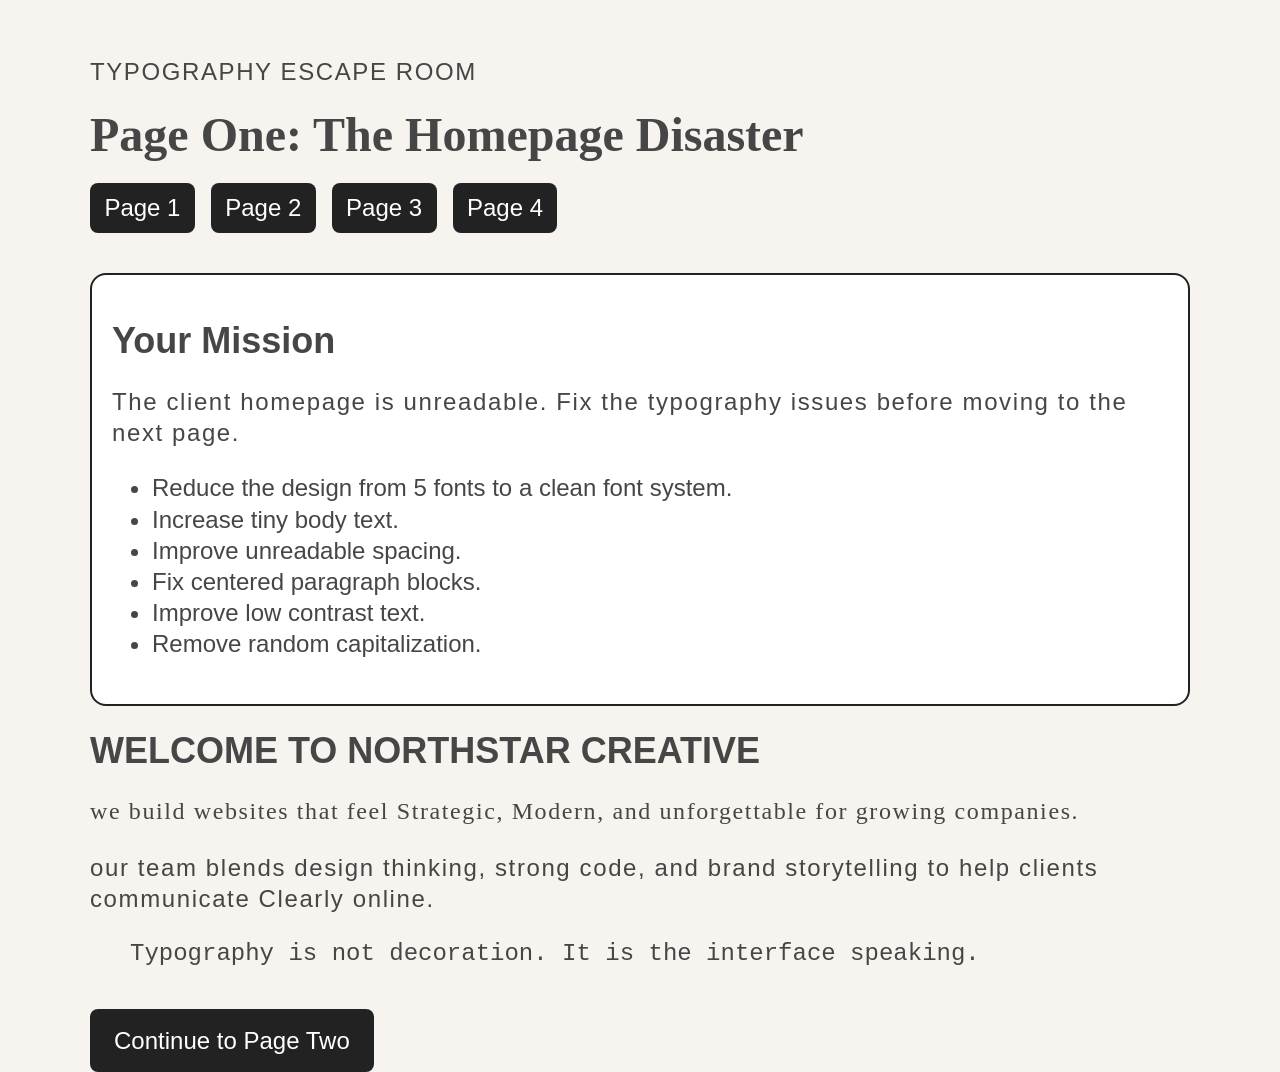
<file: index.html>
<!DOCTYPE html>
<html lang="en">
<head>
  <meta charset="UTF-8" />
  <meta name="viewport" content="width=device-width, initial-scale=1.0" />
  <title>Escape Room | Page One</title>
  <link rel="stylesheet" href="css/styles.css" />
</head>
<body class="page-one">
  <header class="site-header">
    <p class="eyebrow">TYPOGRAPHY ESCAPE ROOM</p>
    <h1 class="hero-title">Page One: The Homepage Disaster</h1>
    <nav>
      <a href="index.html">Page 1</a>
      <a href="units.html">Page 2</a>
      <a href="responsive.html">Page 3</a>
      <a href="fonts.html">Page 4</a>
    </nav>
  </header>

  <main>
    <section class="mission-panel">
      <h2>Your Mission</h2>
      <p>The client homepage is unreadable. Fix the typography issues before moving to the next page.</p>
      <ul>
        <li>Reduce the design from 5 fonts to a clean font system.</li>
        <li>Increase tiny body text.</li>
        <li>Improve unreadable spacing.</li>
        <li>Fix centered paragraph blocks.</li>
        <li>Improve low contrast text.</li>
        <li>Remove random capitalization.</li>
      </ul>
    </section>

    <section class="broken-homepage">
      <h2 class="card-title">WELCOME TO NORTHSTAR CREATIVE</h2>
      <p class="intro">we build websites that feel Strategic, Modern, and unforgettable for growing companies.</p>
      <p>our team blends design thinking, strong code, and brand storytelling to help clients communicate Clearly online.</p>
      <blockquote class="quote">Typography is not decoration. It is the interface speaking.</blockquote>
      <a class="button" href="units.html">Continue to Page Two</a>
    </section>
  </main>
</body>
</html>
</file>
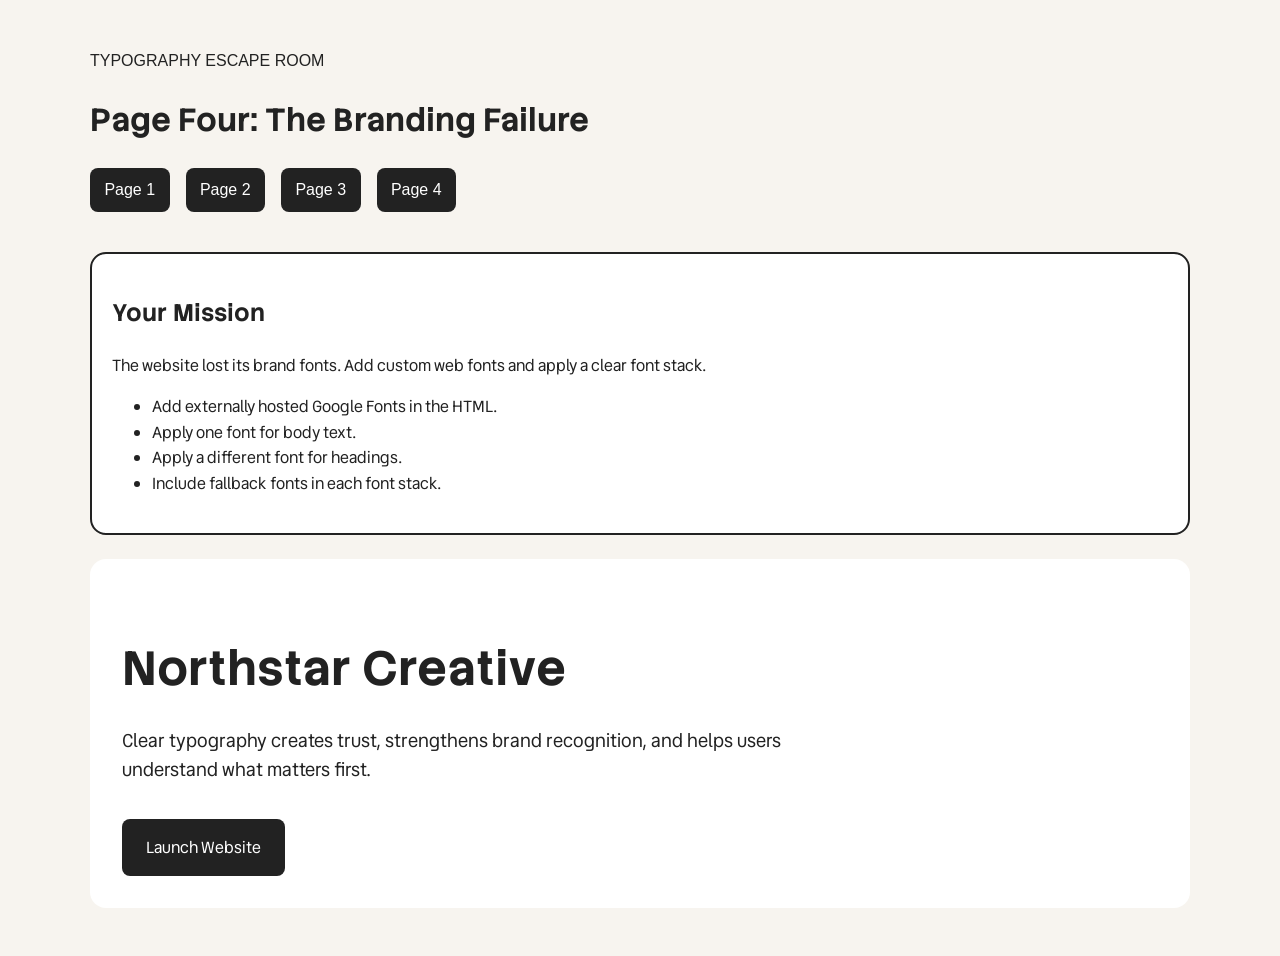
<file: fonts.html>
<!DOCTYPE html>
<html lang="en">
<head>
  <meta charset="UTF-8" />
  <meta name="viewport" content="width=device-width, initial-scale=1.0" />
  <title>Escape Room | Page Four</title>

 <link rel="preconnect" href="https://fonts.googleapis.com">
<link rel="preconnect" href="https://fonts.gstatic.com" crossorigin>
<link href="https://fonts.googleapis.com/css2?family=Stack+Sans+Text:wght@200..700&family=Vend+Sans:ital,wght@0,300..700;1,300..700&display=swap" rel="stylesheet">

  <link rel="stylesheet" href="css/styles.css" />
</head>
<body class="page-four">
  <header class="site-header">
    <p class="eyebrow">TYPOGRAPHY ESCAPE ROOM</p>
    <h1>Page Four: The Branding Failure</h1>
    <nav>
      <a href="index.html">Page 1</a>
      <a href="units.html">Page 2</a>
      <a href="responsive.html">Page 3</a>
      <a href="fonts.html">Page 4</a>
    </nav>
  </header>

  <main>
    <section class="mission-panel">
      <h2>Your Mission</h2>
      <p>The website lost its brand fonts. Add custom web fonts and apply a clear font stack.</p>
      <ul>
        <li>Add externally hosted Google Fonts in the HTML.</li>
        <li>Apply one font for body text.</li>
        <li>Apply a different font for headings.</li>
        <li>Include fallback fonts in each font stack.</li>
      </ul>
    </section>

    <section class="brand-panel">
      <h2>Northstar Creative</h2>
      <p>Clear typography creates trust, strengthens brand recognition, and helps users understand what matters first.</p>
      <a class="button" href="#">Launch Website</a>
    </section>
  </main>
</body>
</html>
</file>
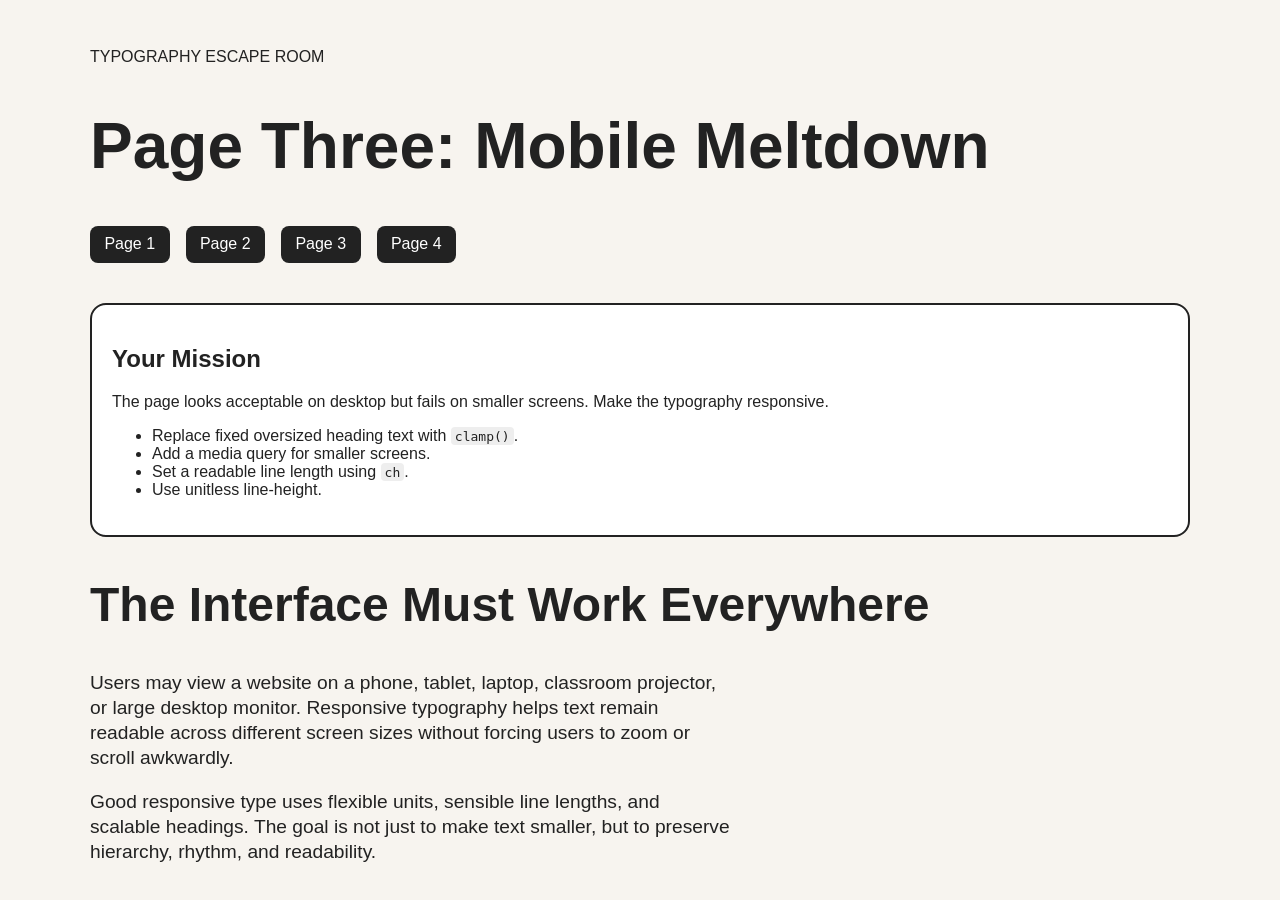
<file: responsive.html>
<!DOCTYPE html>
<html lang="en">
<head>
  <meta charset="UTF-8" />
  <meta name="viewport" content="width=device-width, initial-scale=1.0" />
  <title>Escape Room | Page Three</title>
  <link rel="stylesheet" href="css/styles.css" />
</head>
<body class="page-three">
  <header class="site-header">
    <p class="eyebrow">TYPOGRAPHY ESCAPE ROOM</p>
    <h1>Page Three: Mobile Meltdown</h1>
    <nav>
      <a href="index.html">Page 1</a>
      <a href="units.html">Page 2</a>
      <a href="responsive.html">Page 3</a>
      <a href="fonts.html">Page 4</a>
    </nav>
  </header>

  <main>
    <section class="mission-panel">
      <h2>Your Mission</h2>
      <p>The page looks acceptable on desktop but fails on smaller screens. Make the typography responsive.</p>
      <ul>
        <li>Replace fixed oversized heading text with <code>clamp()</code>.</li>
        <li>Add a media query for smaller screens.</li>
        <li>Set a readable line length using <code>ch</code>.</li>
        <li>Use unitless line-height.</li>
      </ul>
    </section>

    <section class="article">
      <h2>The Interface Must Work Everywhere</h2>
      <p>Users may view a website on a phone, tablet, laptop, classroom projector, or large desktop monitor. Responsive typography helps text remain readable across different screen sizes without forcing users to zoom or scroll awkwardly.</p>
      <p>Good responsive type uses flexible units, sensible line lengths, and scalable headings. The goal is not just to make text smaller, but to preserve hierarchy, rhythm, and readability.</p>
    </section>
  </main>
</body>
</html>
</file>
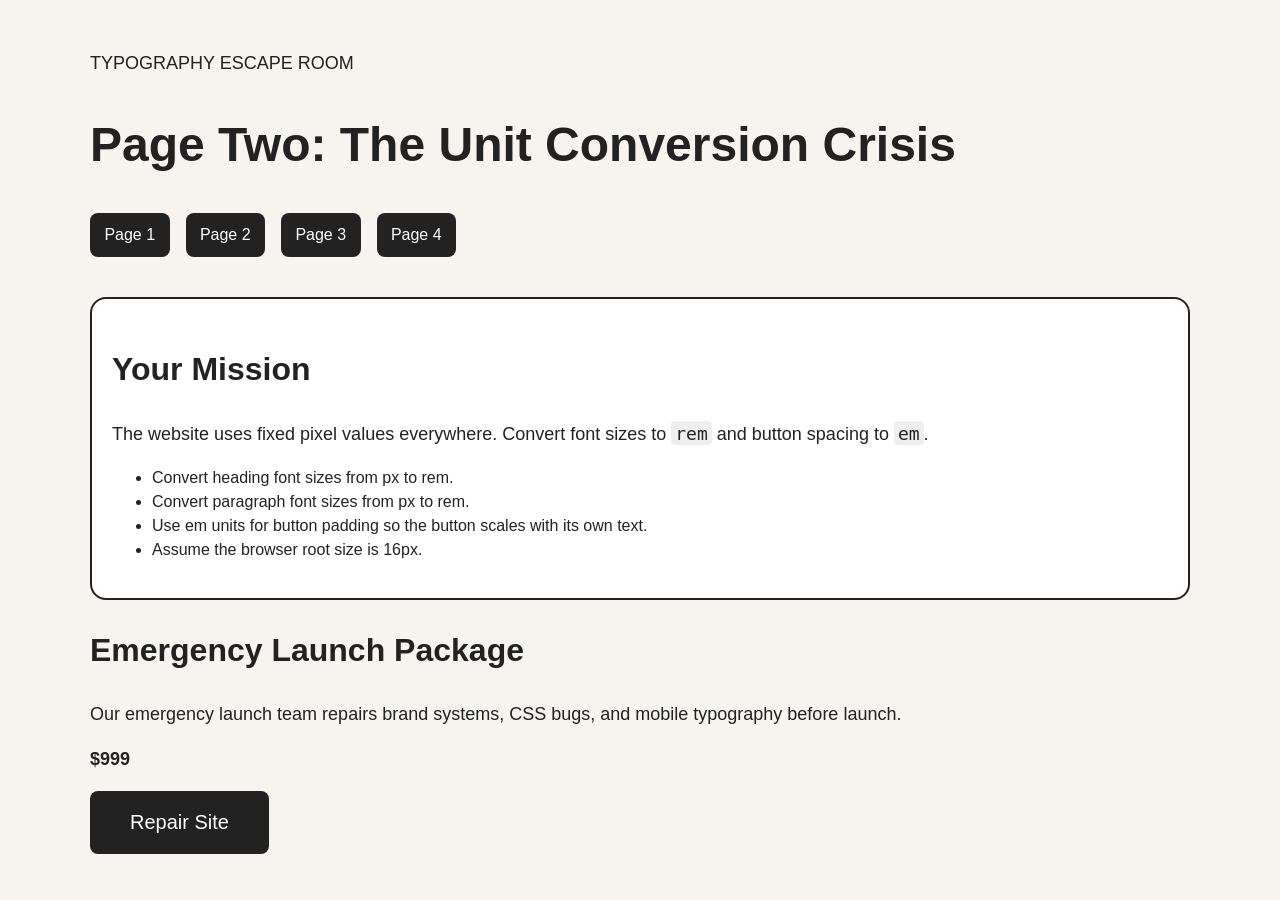
<file: units.html>
<!DOCTYPE html>
<html lang="en">
<head>
  <meta charset="UTF-8" />
  <meta name="viewport" content="width=device-width, initial-scale=1.0" />
  <title>Escape Room | Page Two</title>
  <link rel="stylesheet" href="css/styles.css" />
</head>
<body class="page-two">
  <header class="site-header">
    <p class="eyebrow">TYPOGRAPHY ESCAPE ROOM</p>
    <h1>Page Two: The Unit Conversion Crisis</h1>
    <nav>
      <a href="index.html">Page 1</a>
      <a href="units.html">Page 2</a>
      <a href="responsive.html">Page 3</a>
      <a href="fonts.html">Page 4</a>
    </nav>
  </header>

  <main>
    <section class="mission-panel">
      <h2>Your Mission</h2>
      <p>The website uses fixed pixel values everywhere. Convert font sizes to <code>rem</code> and button spacing to <code>em</code>.</p>
      <ul>
        <li>Convert heading font sizes from px to rem.</li>
        <li>Convert paragraph font sizes from px to rem.</li>
        <li>Use em units for button padding so the button scales with its own text.</li>
        <li>Assume the browser root size is 16px.</li>
      </ul>
    </section>

    <section class="pricing-card">
      <h2>Emergency Launch Package</h2>
      <p>Our emergency launch team repairs brand systems, CSS bugs, and mobile typography before launch.</p>
      <p class="price">$999</p>
      <button class="unit-button">Repair Site</button>
    </section>
  </main>
</body>
</html>
</file>
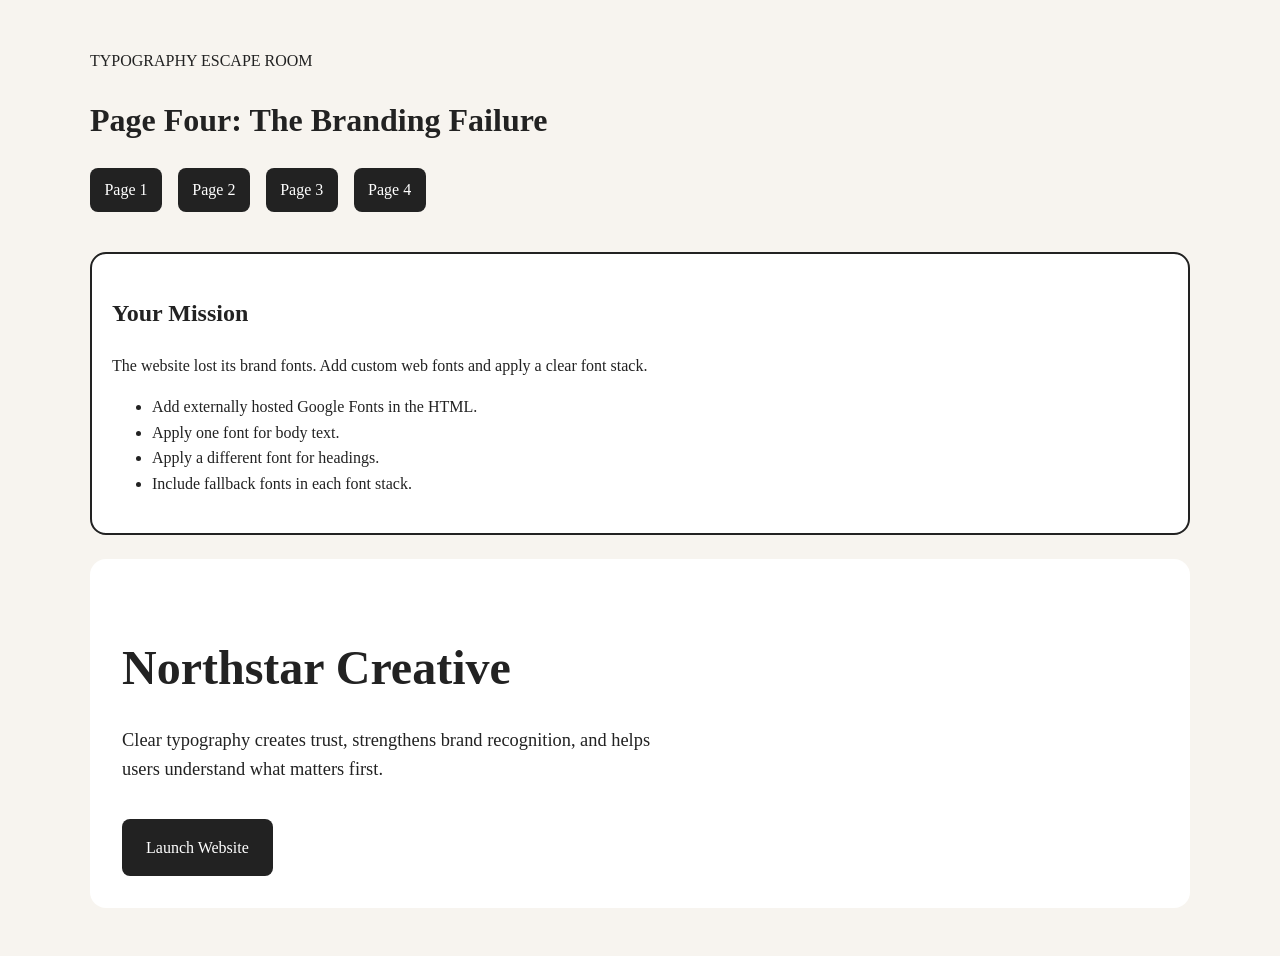
<file: typography_challenge/fonts.html>
<!DOCTYPE html>
<html lang="en">
<head>
  <meta charset="UTF-8" />
  <meta name="viewport" content="width=device-width, initial-scale=1.0" />
  <title>Escape Room | Page Four</title>

  <!-- STUDENT TASK: Add Google Font links here. Example:
  <link rel="preconnect" href="https://fonts.googleapis.com">
  <link rel="preconnect" href="https://fonts.gstatic.com" crossorigin>
  <link href="https://fonts.googleapis.com/css2?family=Merriweather:wght@700&family=Source+Sans+3:wght@400;600;700&display=swap" rel="stylesheet">
  -->

  <link rel="stylesheet" href="css/styles.css" />
</head>
<body class="page-four">
  <header class="site-header">
    <p class="eyebrow">TYPOGRAPHY ESCAPE ROOM</p>
    <h1>Page Four: The Branding Failure</h1>
    <nav>
      <a href="index.html">Page 1</a>
      <a href="units.html">Page 2</a>
      <a href="responsive.html">Page 3</a>
      <a href="fonts.html">Page 4</a>
    </nav>
  </header>

  <main>
    <section class="mission-panel">
      <h2>Your Mission</h2>
      <p>The website lost its brand fonts. Add custom web fonts and apply a clear font stack.</p>
      <ul>
        <li>Add externally hosted Google Fonts in the HTML.</li>
        <li>Apply one font for body text.</li>
        <li>Apply a different font for headings.</li>
        <li>Include fallback fonts in each font stack.</li>
      </ul>
    </section>

    <section class="brand-panel">
      <h2>Northstar Creative</h2>
      <p>Clear typography creates trust, strengthens brand recognition, and helps users understand what matters first.</p>
      <a class="button" href="#">Launch Website</a>
    </section>
  </main>
</body>
</html>
</file>
<file: css/styles.css>
/* =========================================================
   TYPOGRAPHY ESCAPE ROOM
   Time limit: 45 minutes

   Students should repair each page by editing this CSS file.
   Some HTML changes are needed on Page Four to add custom fonts.
   ========================================================= */

/* ---------- Shared Base Styles ---------- */

* {
  box-sizing: border-box;
}

body {
  margin: 0;
  background: #f7f4ef;
}

.site-header,
main {
  width: min(1100px, 92%);
  margin: 0 auto;
}

.site-header {
  font-family: Arial, Helvetica, sans-serif;
  padding: 2rem 0 1rem;
}

nav {
  display: flex;
  gap: 1rem;
  flex-wrap: wrap;
  margin-top: 1rem;
}

nav a,
.button,
.unit-button {
  display: inline-block;
  background: #222;
  color: #fff;
  text-decoration: none;
  border: 0;
  border-radius: 0.5rem;
  cursor: pointer;
}

nav a {
  padding: 0.6rem 0.9rem;
}

.mission-panel {
  background: #fff;
  border: 2px solid #222;
  border-radius: 1rem;
  padding: 1.25rem;
  margin: 1.5rem 0;
}

code {
  background: #eee;
  padding: 0.1rem 0.25rem;
  border-radius: 0.25rem;
}

/* =========================================================
   PAGE ONE: TYPOGRAPHY ISSUE
   Problems:
   - 5 fonts
   - tiny body text
   - unreadable spacing
   - centered paragraph blocks
   - low contrast
   - random capitalization
   ========================================================= */

.page-one {
  font-family: Arial, Helvetica, sans-serif;
  font-size: clamp(0.8em, 2vw, 1.5em); /* TODO: increase to a readable rem value */
  line-height:clamp(1.3em,2vw,1.5em); /* TODO: improve line-height */
  color: #464646;                 /* TODO: improve contrast */

}

.page-one p {
  text-align: left;          /* TODO: paragraphs should not be centered */
  text-transform: none;  /* TODO: remove random capitalization */
  letter-spacing: 0.1rem;        /* TODO: reset letter spacing */
}

.page-one .hero-title {
  font-family: Georgia, serif;
}

.page-one .intro {
  font-family: "Comic Sans MS", cursive;
}

.page-one .card-title {
  font-family: Georgia, sans-serif;
}

.page-one .quote {
  font-family: "Courier New", monospace;
}

.page-one .button {
  font-family: Arial, Helvetica, sans-serif;
  font-style: bold;
  padding: 1rem 1.5rem;
  margin-top: 1rem;
}


/* Suggested target:
.page-one {
  font-family: Arial, Helvetica, sans-serif;
  font-size: 1rem;
  line-height: 1.6;
  color: #222;
}

.page-one h1,
.page-one h2,
.page-one h3 {
  font-family: Georgia, "Times New Roman", serif;
}

.page-one p {
  text-align: left;
  text-transform: none;
  letter-spacing: normal;
}

.page-one .button {
  font-family: inherit;
}
*/

/* =========================================================
   PAGE TWO: PX TO REM/EM
   Goal:
   - font sizes should use rem
   - button padding should use em
   Root assumption: 16px = 1rem
   ========================================================= */

.page-two {
  font-family: Arial, Helvetica, sans-serif;
  color: #222;
  line-height: 1.5;
}

.page-two h1 {
  font-size: 3rem; /* TODO: 3rem */
}

.page-two h2 {
  font-size: 2rem; /* TODO: 2rem */
}

.page-two p {
  font-size: 1.125rem; /* TODO: 1.125rem */
}

.price {
  font-size: 2.5rem; /* TODO: 2.5rem */
  font-weight: bold;
}

.unit-button {
  font-size: 1.25rem;      /* TODO: 1.25rem */
  padding: 1em 2em;   /* TODO: 1em 2em */
}

/* =========================================================
   PAGE THREE: RESPONSIVE TYPOGRAPHY
   Goal:
   - use clamp()
   - add media query
   - readable line length with ch
   - unitless line-height
   ========================================================= */

.page-three {
  font-family: Arial, Helvetica, sans-serif;
  color: #222;
}

.page-three h1 {
  font-size: clamp(2rem, 5vw, 4rem); /* TODO: use clamp(), ex: clamp(2rem, 5vw, 4rem) */
}

.article h2 {
  font-size: clamp(1.75rem, 4vw, 3rem); /* TODO: use clamp(), ex: clamp(1.75rem, 4vw, 3rem) */
}

.article p {
  font-size: clamp(0.9rem , 3vw, 1.2rem) ;  /* TODO: consider clamp() or rem */
  line-height: 1.3;    /* TODO: use unitless value, ex: 1.6 */
  max-width: 60ch;    /* TODO: use 60ch or 65ch */
}

 /*TODO: Add a media query.*/
/*Example*/
@media (max-width: 768px) {
  .page-three {
    font-size: 0.95rem;
  }

  .article {
    padding: 0.8rem;
  }
}

/* =========================================================
   PAGE FOUR: CUSTOM WEB FONTS
   Goal:
   - add Google Fonts links in fonts.html
   - replace weak font choices
   - use proper fallback font stacks
   ========================================================= */

.page-four {
  font-family: "Vend Sans", sans-serif; /* TODO: replace after adding custom web font */
  color: #222;
  line-height: 1.6;
}

.page-four h1,
.page-four h2 {
  font-family: "Stack Sans Text", sans-serif;
}

.brand-panel {
  background: #fff;
  border-radius: 1rem;
  padding: 2rem;
  margin: 1.5rem 0 3rem;
}

.brand-panel h2 {
  font-size: 3rem;
  margin-bottom: 0.5rem;
}

.brand-panel p {
  font-size: 1.15rem;
  max-width: 60ch;
}

.brand-panel .button {
  padding: 1em 1.5em;
  margin-top: 1rem;
}

/* Suggested Page Four target after adding Google Fonts:
.page-four {
  font-family: "Source Sans 3", Arial, sans-serif;
}

.page-four h1,
.page-four h2 {
  font-family: "Merriweather", Georgia, serif;
}
*/
</file>
<file: typography_challenge/css/styles.css>
/* =========================================================
   TYPOGRAPHY ESCAPE ROOM
   Time limit: 45 minutes

   Students should repair each page by editing this CSS file.
   Some HTML changes are needed on Page Four to add custom fonts.
   ========================================================= */

/* ---------- Shared Base Styles ---------- */

* {
  box-sizing: border-box;
}

body {
  margin: 0;
  background: #f7f4ef;
}

.site-header,
main {
  width: min(1100px, 92%);
  margin: 0 auto;
}

.site-header {
  padding: 2rem 0 1rem;
}

nav {
  display: flex;
  gap: 1rem;
  flex-wrap: wrap;
  margin-top: 1rem;
}

nav a,
.button,
.unit-button {
  display: inline-block;
  background: #222;
  color: #fff;
  text-decoration: none;
  border: 0;
  border-radius: 0.5rem;
  cursor: pointer;
}

nav a {
  padding: 0.6rem 0.9rem;
}

.mission-panel {
  background: #fff;
  border: 2px solid #222;
  border-radius: 1rem;
  padding: 1.25rem;
  margin: 1.5rem 0;
}

code {
  background: #eee;
  padding: 0.1rem 0.25rem;
  border-radius: 0.25rem;
}

/* =========================================================
   PAGE ONE: TYPOGRAPHY ISSUE
   Problems:
   - 5 fonts
   - tiny body text
   - unreadable spacing
   - centered paragraph blocks
   - low contrast
   - random capitalization
   ========================================================= */

.page-one {
  font-size: clamp(0.8em, 2vw, 1.5em); /* TODO: increase to a readable rem value */
  line-height:clamp(1.3em,2vw,1.5em); /* TODO: improve line-height */
  color: #464646;                 /* TODO: improve contrast */
}

.page-one p {
  text-align: left;          /* TODO: paragraphs should not be centered */
  text-transform: none;  /* TODO: remove random capitalization */
  letter-spacing: 0.1rem;        /* TODO: reset letter spacing */
}

.page-one .hero-title {
  font-family: Georgia, serif;
}

.page-one .intro {
  font-family: "Comic Sans MS", cursive;
}

.page-one .card-title {
  font-family: Georgia, sans-serif;
}

.page-one .quote {
  font-family: "Courier New", monospace;
}

.page-one .button {
  font-family: Georgia, serif;
  font-style: bold;
  padding: 1rem 1.5rem;
  margin-top: 1rem;
}

/* Suggested target:
.page-one {
  font-family: Arial, Helvetica, sans-serif;
  font-size: 1rem;
  line-height: 1.6;
  color: #222;
}

.page-one h1,
.page-one h2,
.page-one h3 {
  font-family: Georgia, "Times New Roman", serif;
}

.page-one p {
  text-align: left;
  text-transform: none;
  letter-spacing: normal;
}

.page-one .button {
  font-family: inherit;
}
*/

/* =========================================================
   PAGE TWO: PX TO REM/EM
   Goal:
   - font sizes should use rem
   - button padding should use em
   Root assumption: 16px = 1rem
   ========================================================= */

.page-two {
  font-family: Arial, Helvetica, sans-serif;
  color: #222;
  line-height: 1.5;
}

.page-two h1 {
  font-size: 3rem; /* TODO: 3rem */
}

.page-two h2 {
  font-size: 2rem; /* TODO: 2rem */
}

.page-two p {
  font-size: 1.125rem; /* TODO: 1.125rem */
}

.price {
  font-size: 2.5rem; /* TODO: 2.5rem */
  font-weight: bold;
}

.unit-button {
  font-size: 1.25rem;      /* TODO: 1.25rem */
  padding: 1em 2em;   /* TODO: 1em 2em */
}

/* =========================================================
   PAGE THREE: RESPONSIVE TYPOGRAPHY
   Goal:
   - use clamp()
   - add media query
   - readable line length with ch
   - unitless line-height
   ========================================================= */

.page-three {
  font-family: Arial, Helvetica, sans-serif;
  color: #222;
}

.page-three h1 {
  font-size: 64px; /* TODO: use clamp(), ex: clamp(2rem, 5vw, 4rem) */
}

.article h2 {
  font-size: 56px; /* TODO: use clamp(), ex: clamp(1.75rem, 4vw, 3rem) */
}

.article p {
  font-size: 22px;      /* TODO: consider clamp() or rem */
  line-height: 28px;    /* TODO: use unitless value, ex: 1.6 */
  max-width: 1000px;    /* TODO: use 60ch or 65ch */
}

/* TODO: Add a media query.
Example:
@media (max-width: 768px) {
  .page-three {
    font-size: 0.95rem;
  }

  .article {
    padding: 1rem;
  }
}
*/

/* =========================================================
   PAGE FOUR: CUSTOM WEB FONTS
   Goal:
   - add Google Fonts links in fonts.html
   - replace weak font choices
   - use proper fallback font stacks
   ========================================================= */

.page-four {
  font-family: cursive; /* TODO: replace after adding custom web font */
  color: #222;
  line-height: 1.6;
}

.page-four h1,
.page-four h2 {
  font-family: fantasy; /* TODO: replace with heading font stack */
}

.brand-panel {
  background: #fff;
  border-radius: 1rem;
  padding: 2rem;
  margin: 1.5rem 0 3rem;
}

.brand-panel h2 {
  font-size: 3rem;
  margin-bottom: 0.5rem;
}

.brand-panel p {
  font-size: 1.15rem;
  max-width: 60ch;
}

.brand-panel .button {
  padding: 1em 1.5em;
  margin-top: 1rem;
}

/* Suggested Page Four target after adding Google Fonts:
.page-four {
  font-family: "Source Sans 3", Arial, sans-serif;
}

.page-four h1,
.page-four h2 {
  font-family: "Merriweather", Georgia, serif;
}
*/
</file>
